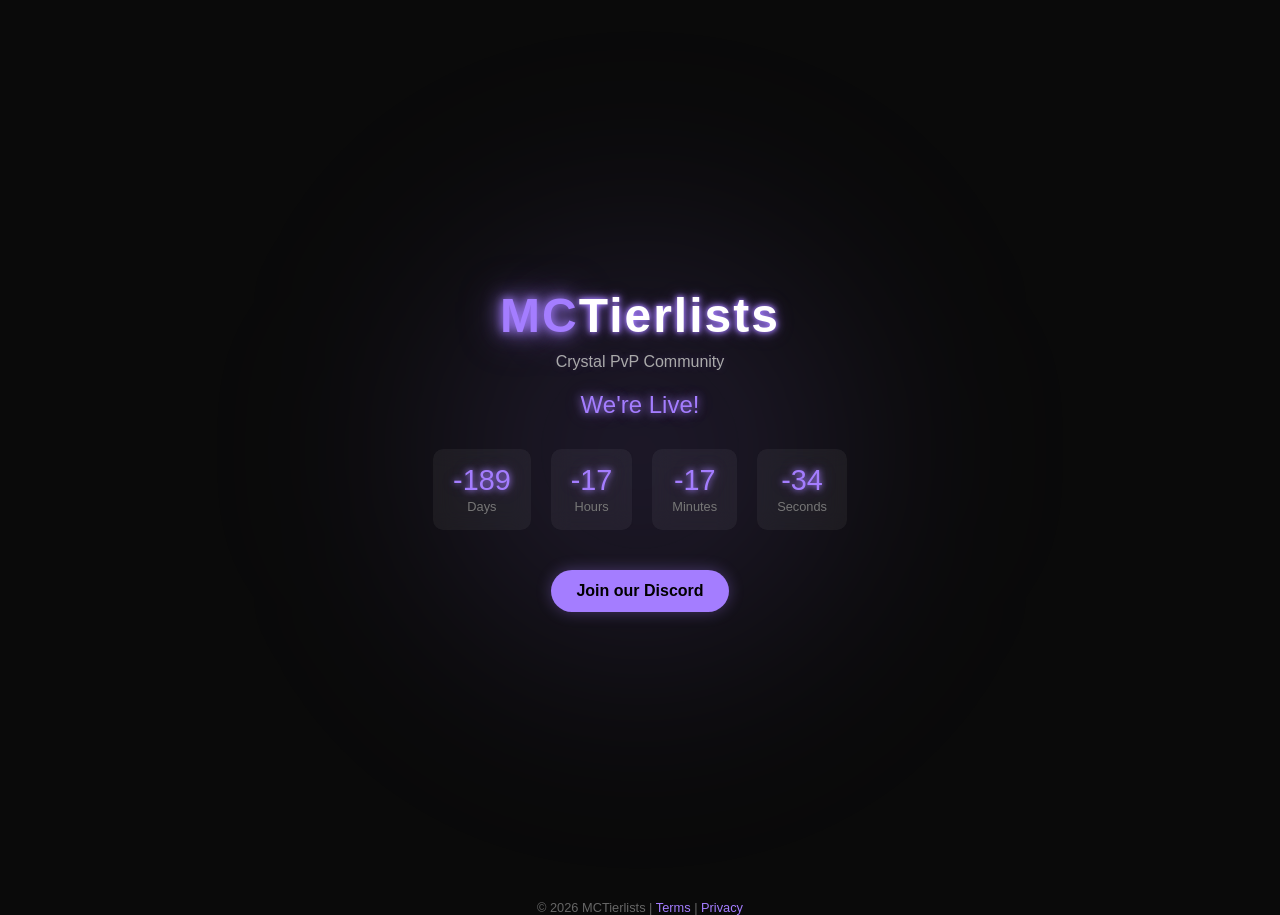
<file: index.html>
<!DOCTYPE html>
<html lang="en">
<head>
<meta charset="UTF-8">
<meta name="viewport" content="width=device-width, initial-scale=1.0">
<title>MCTierlists - Coming Soon</title>

<link rel="stylesheet" href="style.css">
</head>

<body>

<div id="loader">
    <div class="loader-content">
        <h1><span>MC</span>Tierlists</h1>
        <div class="spinner"></div>
    </div>
</div>

<div class="landing">
    <div class="bg-glow"></div>

    <div class="container">
        <h1><span>MC</span>Tierlists</h1>
        <p class="subtitle">Crystal PvP Community</p>

        <div class="coming">Coming Soon</div>

        <div class="countdown">
            <div class="time-box">
                <span id="days">00</span>
                <small>Days</small>
            </div>
            <div class="time-box">
                <span id="hours">00</span>
                <small>Hours</small>
            </div>
            <div class="time-box">
                <span id="minutes">00</span>
                <small>Minutes</small>
            </div>
            <div class="time-box">
                <span id="seconds">00</span>
                <small>Seconds</small>
            </div>
        </div>

        <a href="https://discord.gg/vanillatierlist" target="_blank" class="discord-btn">
            Join our Discord
        </a>
    </div>
</div>

<footer>
    © 2026 MCTierlists |
    <a href="tos.html">Terms</a> |
    <a href="privacy.html">Privacy</a>
</footer>

<script src="script.js"></script>
</body>
</html>
</file>
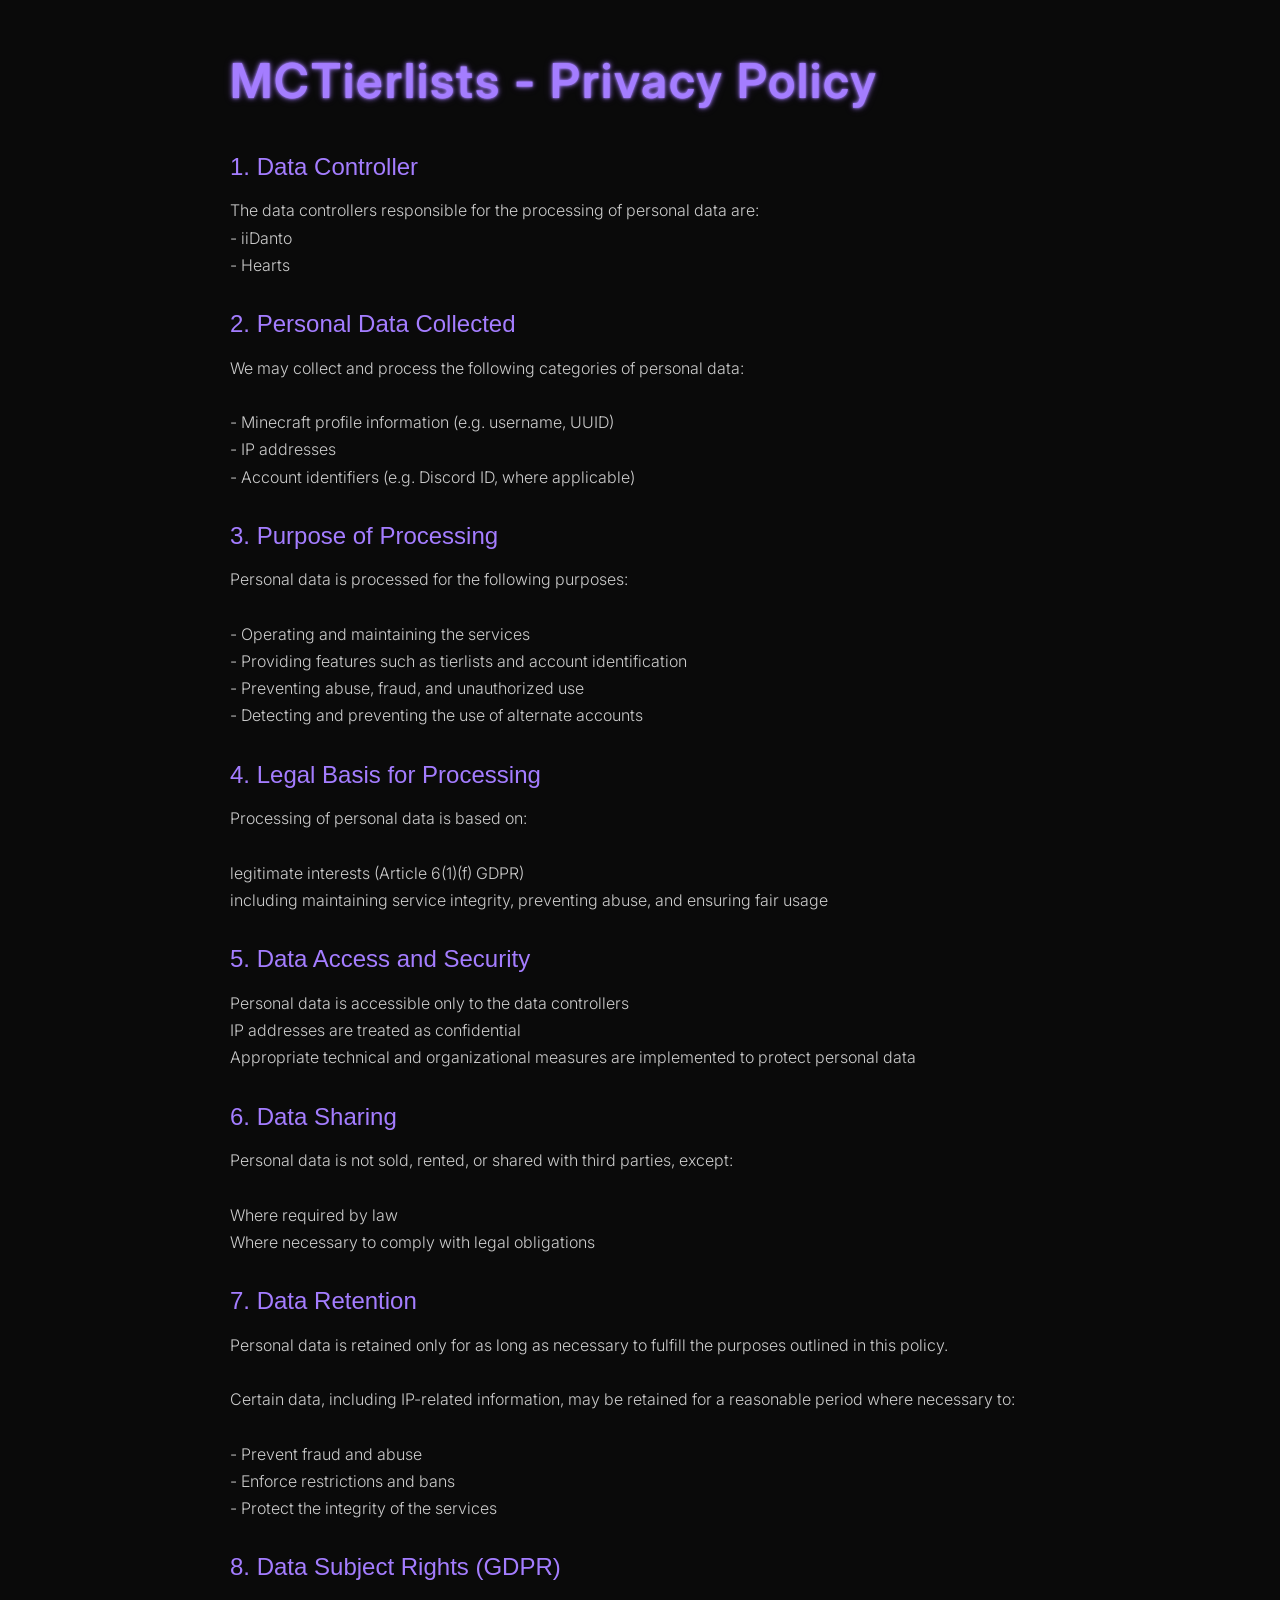
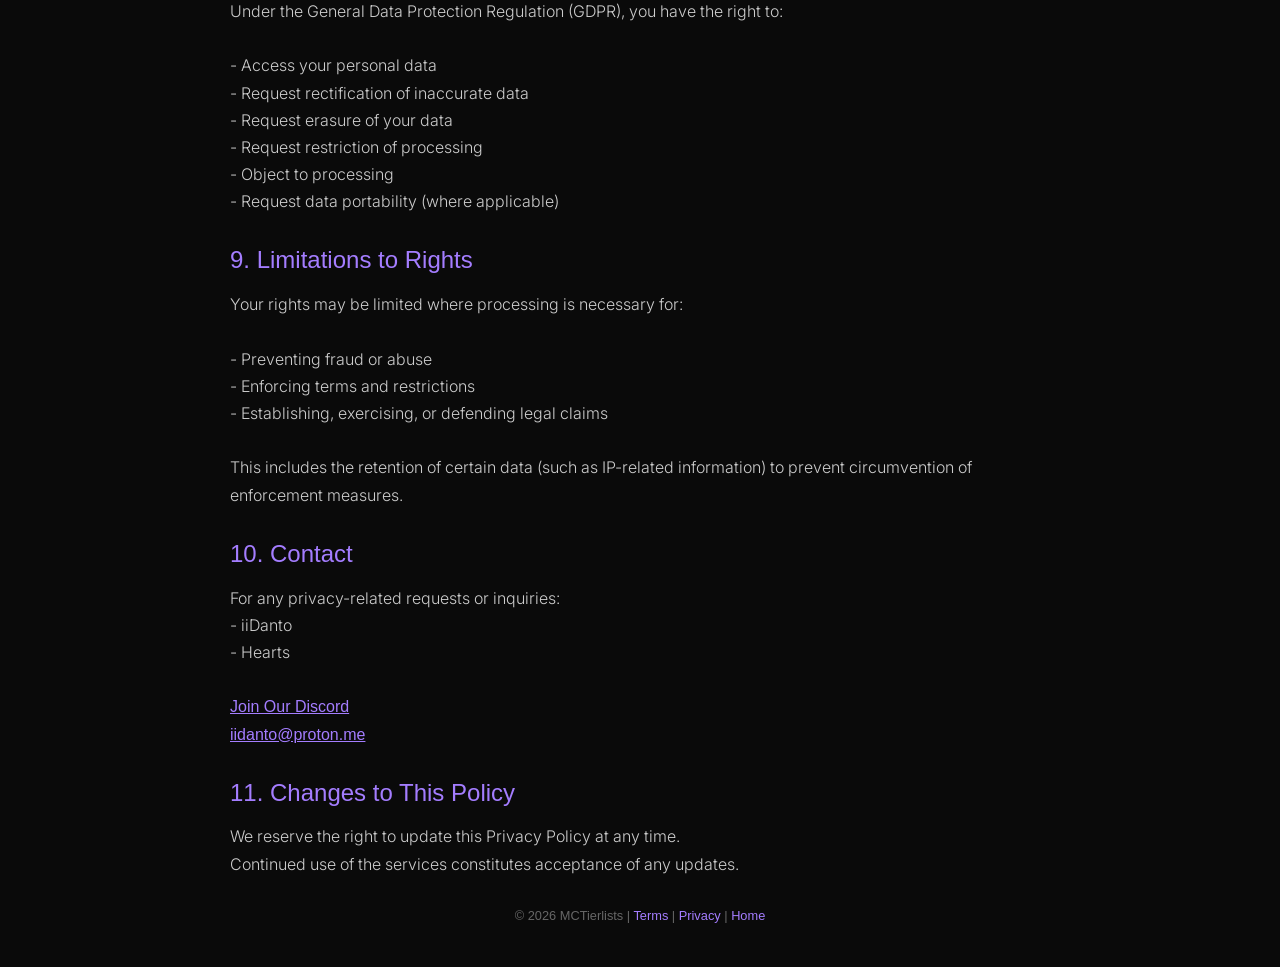
<file: privacy.html>
<!DOCTYPE html>
<html lang="en">
<head>
<meta charset="UTF-8">
<meta name="viewport" content="width=device-width, initial-scale=1.0">
<title>MCTierlists - Privacy Policy</title>

<link rel="stylesheet" href="style.css">

<style>
body {
    font-family: 'Inter', sans-serif;
    display: block;
    padding: 40px;
    max-width: 900px;
    margin: auto;
    line-height: 1.7;
}

h1 {
    font-family: 'Inter', sans-serif;
    font-size: 3rem;
    letter-spacing: 2px;
    margin-bottom: 10px;
    color: #a47dff;
    text-shadow:
        0 0 2px #a47dff,
        0 0 5px #a47dff,
        0 0 10px #a47dff44;
    animation: fadeUp 1s ease forwards;
    font-weight: 600;
}

h1 span {
    color: #a47dff;
    text-shadow:
        0 0 10px #a47dff,
        0 0 20px #a47dff,
        0 0 40px #a47dff88;
}

h2 {
    color: #a47dff;
    margin-top: 25px;
    font-weight: 500;
}


p {
    font-family: 'Inter', sans-serif;
    margin-top: 10px;
    color: #ccc;
    font-weight: 300;
}

footer {
    bottom: 15px;
    width: 100%;
    text-align: center;
    font-size: 0.8rem;
    color: #666;
}

a {
    color: #a47dff;
    text-decoration: underline;
}
</style>
</head>
<link href="https://fonts.googleapis.com/css2?family=Inter:wght@300;400;600&display=swap" rel="stylesheet">
<body>

<h1>MCTierlists - Privacy Policy</h1>

<h2>1. Data Controller</h2>
<p>
The data controllers responsible for the processing of personal data are:
<br>
- iiDanto<br>
- Hearts
</p>

<h2>2. Personal Data Collected</h2>
<p>
We may collect and process the following categories of personal data:
<br><br>
- Minecraft profile information (e.g. username, UUID)<br>
- IP addresses<br>
- Account identifiers (e.g. Discord ID, where applicable)
</p>

<h2>3. Purpose of Processing</h2>
<p>
Personal data is processed for the following purposes:
<br><br>
- Operating and maintaining the services<br>
- Providing features such as tierlists and account identification<br>
- Preventing abuse, fraud, and unauthorized use<br>
- Detecting and preventing the use of alternate accounts
</p>

<h2>4. Legal Basis for Processing</h2>
<p>
Processing of personal data is based on:
<br><br>
legitimate interests (Article 6(1)(f) GDPR)
<br>
including maintaining service integrity, preventing abuse, and ensuring fair usage
</p>

<h2>5. Data Access and Security</h2>
<p>
Personal data is accessible only to the data controllers
<br>
IP addresses are treated as confidential
<br>
Appropriate technical and organizational measures are implemented to protect personal data
</p>

<h2>6. Data Sharing</h2>
<p>
Personal data is not sold, rented, or shared with third parties, except:
<br><br>
Where required by law<br>
Where necessary to comply with legal obligations
</p>

<h2>7. Data Retention</h2>
<p>
Personal data is retained only for as long as necessary to fulfill the purposes outlined in this policy.
<br><br>
Certain data, including IP-related information, may be retained for a reasonable period where necessary to:
<br><br>
- Prevent fraud and abuse<br>
- Enforce restrictions and bans<br>
- Protect the integrity of the services
</p>

<h2>8. Data Subject Rights (GDPR)</h2>
<p>
Under the General Data Protection Regulation (GDPR), you have the right to:
<br><br>
- Access your personal data<br>
- Request rectification of inaccurate data<br>
- Request erasure of your data<br>
- Request restriction of processing<br>
- Object to processing<br>
- Request data portability (where applicable)
</p>

<h2>9. Limitations to Rights</h2>
<p>
Your rights may be limited where processing is necessary for:
<br><br>
- Preventing fraud or abuse<br>
- Enforcing terms and restrictions<br>
- Establishing, exercising, or defending legal claims
<br><br>
This includes the retention of certain data (such as IP-related information) to prevent circumvention of enforcement measures.
</p>

<h2>10. Contact</h2>
<p>
For any privacy-related requests or inquiries:
<br>
- iiDanto<br>
- Hearts
<br><br>
<a href="https://discord.gg/vanillatierlist"> Join Our Discord</a> <br>
<a>iidanto@proton.me</a>
</p>

<h2>11. Changes to This Policy</h2>
<p>
We reserve the right to update this Privacy Policy at any time.
<br>
Continued use of the services constitutes acceptance of any updates.
</p>
<br>

<footer>
    © 2026 MCTierlists |
    <a href="tos.html">Terms</a> |
    <a href="privacy.html">Privacy</a> |
    <a href="index.html">Home</a>
</footer>

</body>
</html>
</file>
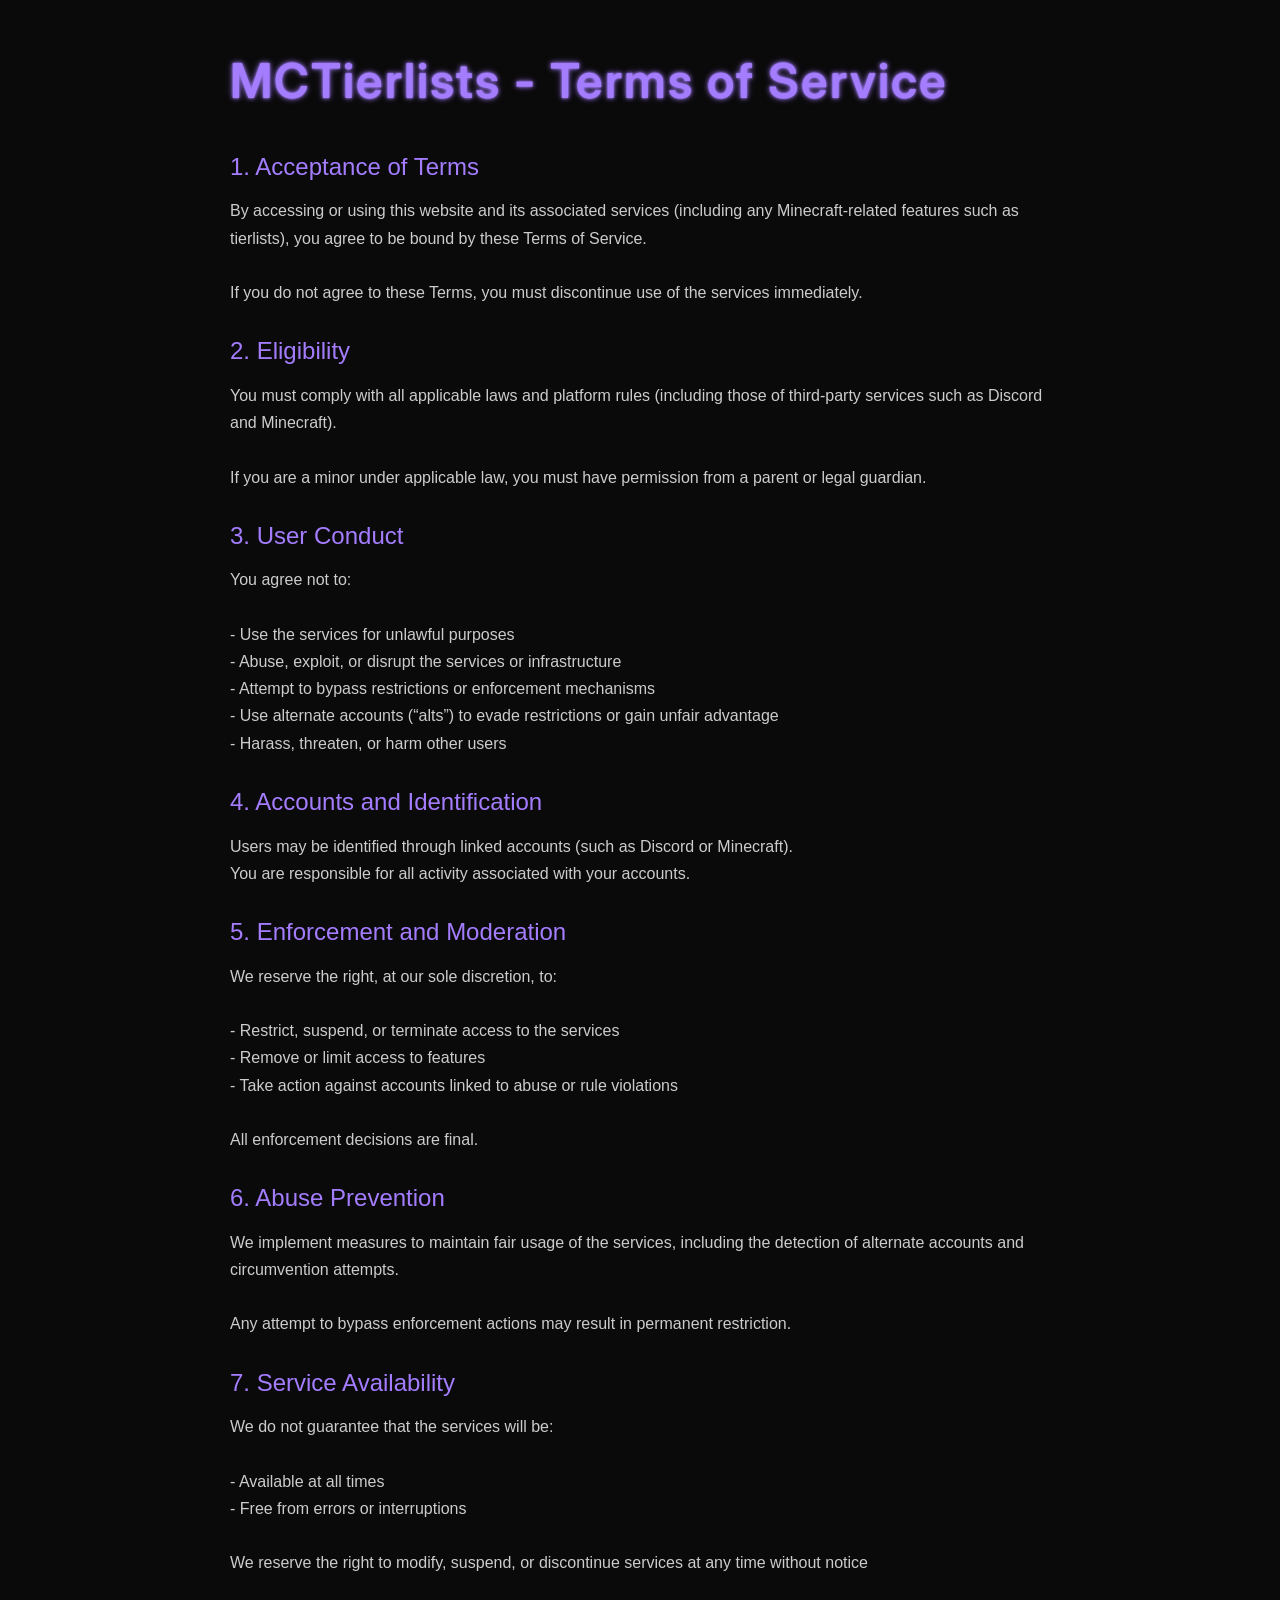
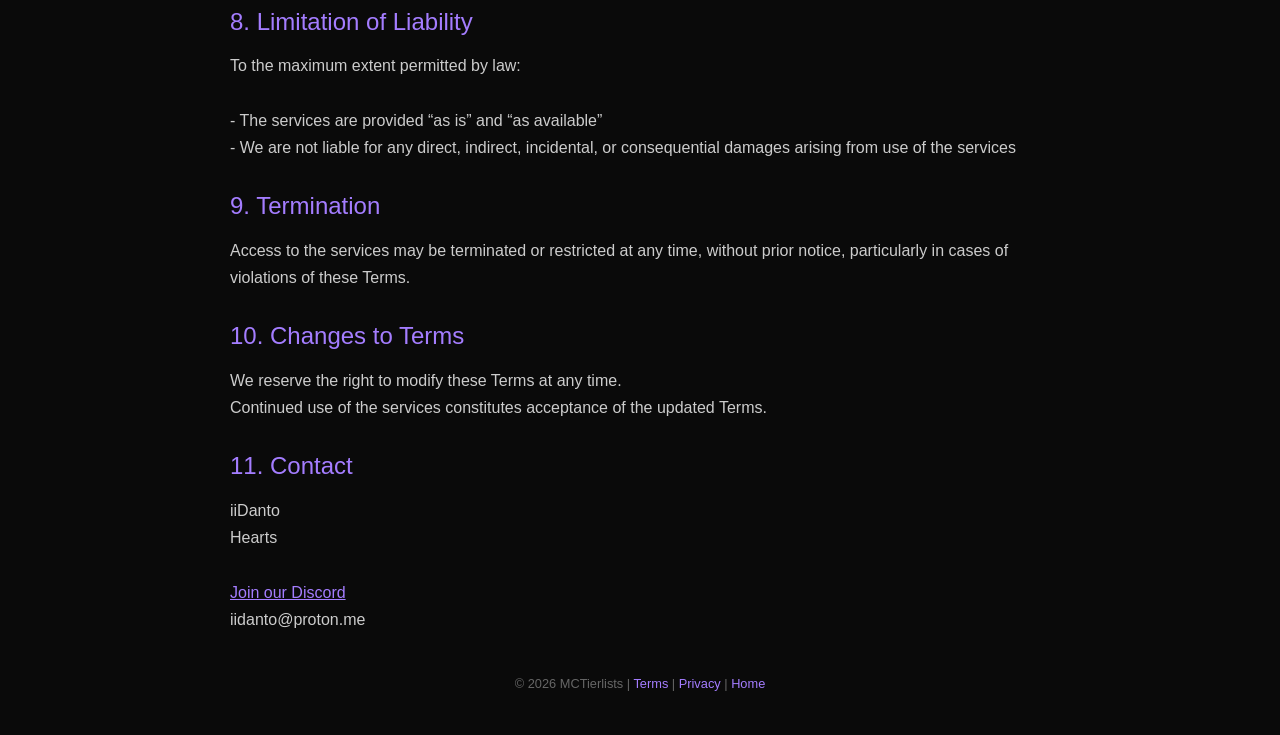
<file: tos.html>
<!DOCTYPE html>
<html lang="en">
<head>
<meta charset="UTF-8">
<meta name="viewport" content="width=device-width, initial-scale=1.0">
<title>MCTierlists - Terms of Service</title>

<link rel="stylesheet" href="style.css">

<style>
body {
    font-family: 'Inter', sans-serif;
    display: block;
    padding: 40px;
    max-width: 900px;
    margin: auto;
    line-height: 1.7;
}

h1 {
    font-family: 'Inter', sans-serif;
    font-size: 3rem;
    letter-spacing: 2px;
    margin-bottom: 10px;
    color: #a47dff;
    text-shadow:
        0 0 2px #a47dff,
        0 0 5px #a47dff,
        0 0 10px #a47dff44;
    animation: fadeUp 1s ease forwards;
    font-weight: 600;
}

h2 {
    color: #a47dff;
    margin-top: 25px;
    font-weight: 500;
}

p {
    margin-top: 10px;
    color: #ccc;
    font-weight: 300;
}

a {
    color: #a47dff;
    text-decoration: underline;
}

footer {
    margin-top: 40px;
    text-align: center;
    font-size: 0.8rem;
    color: #666;
}
</style>
</head>
<link href="https://fonts.googleapis.com/css2?family=Inter:wght@300;400;600&display=swap" rel="stylesheet">
<body>

<h1>MCTierlists - Terms of Service</h1>

<h2>1. Acceptance of Terms</h2>
<p>
By accessing or using this website and its associated services (including any Minecraft-related features such as tierlists), you agree to be bound by these Terms of Service.
<br><br>
If you do not agree to these Terms, you must discontinue use of the services immediately.
</p>

<h2>2. Eligibility</h2>
<p>
You must comply with all applicable laws and platform rules (including those of third-party services such as Discord and Minecraft).
<br><br>
If you are a minor under applicable law, you must have permission from a parent or legal guardian.
</p>

<h2>3. User Conduct</h2>
<p>
You agree not to:
<br><br>
- Use the services for unlawful purposes<br>
- Abuse, exploit, or disrupt the services or infrastructure<br>
- Attempt to bypass restrictions or enforcement mechanisms<br>
- Use alternate accounts (“alts”) to evade restrictions or gain unfair advantage<br>
- Harass, threaten, or harm other users
</p>

<h2>4. Accounts and Identification</h2>
<p>
Users may be identified through linked accounts (such as Discord or Minecraft).
<br>
You are responsible for all activity associated with your accounts.
</p>

<h2>5. Enforcement and Moderation</h2>
<p>
We reserve the right, at our sole discretion, to:
<br><br>
- Restrict, suspend, or terminate access to the services<br>
- Remove or limit access to features<br>
- Take action against accounts linked to abuse or rule violations
<br><br>
All enforcement decisions are final.
</p>

<h2>6. Abuse Prevention</h2>
<p>
We implement measures to maintain fair usage of the services, including the detection of alternate accounts and circumvention attempts.
<br><br>
Any attempt to bypass enforcement actions may result in permanent restriction.
</p>

<h2>7. Service Availability</h2>
<p>
We do not guarantee that the services will be:
<br><br>
- Available at all times<br>
- Free from errors or interruptions
<br><br>
We reserve the right to modify, suspend, or discontinue services at any time without notice
</p>

<h2>8. Limitation of Liability</h2>
<p>
To the maximum extent permitted by law:
<br><br>
- The services are provided “as is” and “as available”<br>
- We are not liable for any direct, indirect, incidental, or consequential damages arising from use of the services
</p>

<h2>9. Termination</h2>
<p>
Access to the services may be terminated or restricted at any time, without prior notice, particularly in cases of violations of these Terms.
</p>

<h2>10. Changes to Terms</h2>
<p>
We reserve the right to modify these Terms at any time.
<br>
Continued use of the services constitutes acceptance of the updated Terms.
</p>

<h2>11. Contact</h2>
<p>
iiDanto<br>
Hearts<br><br>
<a href="https://discord.gg/mctierlists">Join our Discord</a><br>
iidanto@proton.me
</p>

<footer>
    © 2026 MCTierlists |
    <a href="tos.html">Terms</a> |
    <a href="privacy.html">Privacy</a> |
    <a href="index.html">Home</a>
</footer>

</body>
</html>
</file>
<file: style.css>
* {
    margin: 0;
    padding: 0;
    box-sizing: border-box;
    font-family: 'Segoe UI', sans-serif;
}

body {
    background: #0a0a0a;
    color: white;
    min-height: 100vh;
}

#loader {
    position: fixed;
    top: 0;
    left: 0;
    width: 100%;
    height: 100vh;
    display: flex;
    justify-content: center;
    align-items: center;
    background: #0a0a0a;
    z-index: 9999;
}

.loader-content {
    text-align: center;
}

.loader-content h1 {
    margin-bottom: 20px;
    color: white;
    text-shadow:
        0 0 10px #a47dff,
        0 0 30px #a47dff;
}

.spinner {
    width: 40px;
    height: 40px;
    border: 3px solid #222;
    border-top: 3px solid #a47dff;
    border-radius: 50%;
    animation: spin 1s linear infinite;
}

@keyframes spin {
    to { transform: rotate(360deg); }
}

.bg-glow {
    position: absolute;
    width: 600px;
    height: 600px;
    background: radial-gradient(circle, #a47dff33, transparent 70%);
    filter: blur(100px);
    animation: float 6s ease-in-out infinite;
}

@keyframes float {
    0%, 100% { transform: translateY(0); }
    50% { transform: translateY(-30px); }
}

.landing {
    height: 100vh;
    display: flex;
    justify-content: center;
    align-items: center;
    overflow: hidden;
}

.container {
    text-align: center;
    z-index: 2;
    padding: 20px;
}

h1 {
    font-size: 3rem;
    letter-spacing: 2px;
    margin-bottom: 10px;
    text-shadow:
        0 0 5px #a47dff,
        0 0 10px #a47dff,
        0 0 20px #a47dff44;
    animation: fadeUp 1s ease forwards;
}

h1 span {
    color: #a47dff;
    text-shadow:
        0 0 10px #a47dff,
        0 0 20px #a47dff,
        0 0 40px #a47dff88;
}

.subtitle {
    color: #aaa;
    margin-bottom: 20px;
    text-shadow: 0 0 8px rgba(164, 125, 255, 0.2);
}

.coming {
    font-size: 1.5rem;
    margin-bottom: 30px;
    color: #a47dff;
    text-shadow:
        0 0 8px #a47dff,
        0 0 20px #a47dff55;
    animation: pulseGlow 2s infinite ease-in-out;
}

@keyframes pulseGlow {
    0%, 100% {
        text-shadow:
            0 0 8px #a47dff,
            0 0 20px #a47dff55;
    }
    50% {
        text-shadow:
            0 0 15px #a47dff,
            0 0 35px #a47dff;
    }
}

.countdown {
    display: flex;
    justify-content: center;
    gap: 20px;
    margin-bottom: 40px;
}

.time-box {
    background: rgba(255,255,255,0.05);
    padding: 15px 20px;
    border-radius: 10px;
    backdrop-filter: blur(10px);
}

.time-box span {
    display: block;
    font-size: 1.8rem;
    color: #a47dff;
    text-shadow:
        0 0 6px #a47dff,
        0 0 15px #a47dff66;
}

.time-box small {
    color: #777;
    font-size: 0.8rem;
}

.discord-btn {
    display: inline-flex;
    align-items: center;
    gap: 10px;
    padding: 12px 25px;
    background: #a47dff;
    color: black;
    text-decoration: none;
    border-radius: 30px;
    font-weight: bold;
    transition: 0.3s;
    box-shadow: 0 0 15px #a47dff55;
}

.discord-btn:hover {
    transform: translateY(-3px);
    box-shadow: 0 0 25px #a47dff;
}

footer {
    bottom: 15px;
    width: 100%;
    text-align: center;
    font-size: 0.8rem;
    color: #666;
}

footer a {
    color: #a47dff;
    text-decoration: none;
}

@keyframes fadeUp {
    from {
        opacity: 0;
        transform: translateY(20px);
    }
    to {
        opacity: 1;
        transform: translateY(0);
    }
}

@media (max-width: 600px) {
    h1 { font-size: 2rem; }
    .countdown { gap: 10px; }
    .time-box { padding: 10px; }
}
</file>
